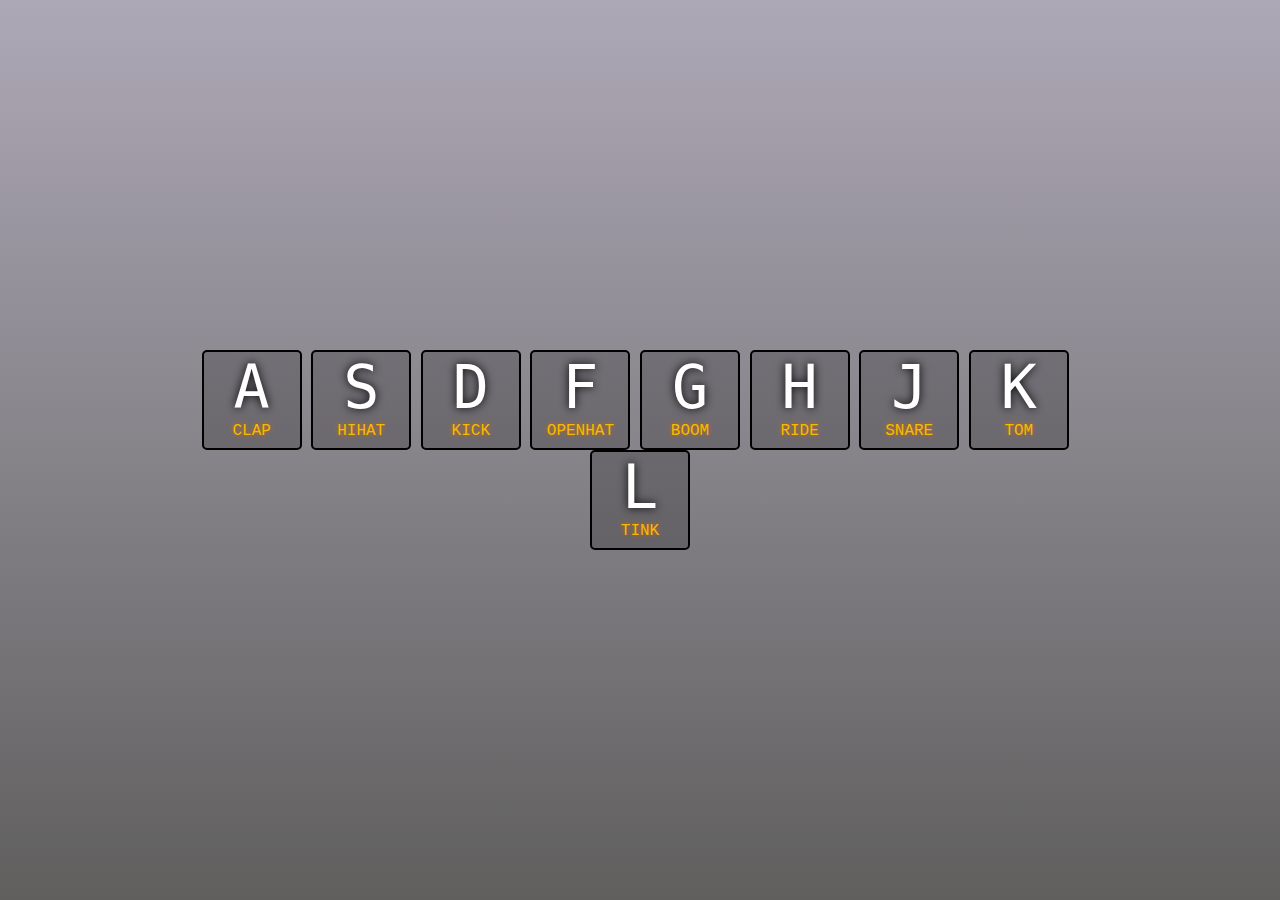
<file: 01-Drum-Kit/index.html>
<!DOCTYPE html>
<html lang="en">
<head>
  <meta charset="UTF-8">
  <meta http-equiv="X-UA-Compatible" content="IE=edge">
  <meta name="viewport" content="width=device-width, initial-scale=1.0">
  <link rel="stylesheet" href="css/style.min.css">
  <title>Day 01 - Drum Kit</title>
</head>
<body>
  
<div class="keys">
  <div class="key" data-key="65">
    <kbd>a</kbd>
    <span class="sound">clap</span>
  </div>
  <div class="key" data-key="83">
    <kbd>s</kbd>
    <span class="sound">hihat</span>
  </div>
  <div class="key" data-key="68">
    <kbd>d</kbd>
    <span class="sound">kick</span>
  </div>
  <div class="key" data-key="70">
    <kbd>f</kbd>
    <span class="sound">openhat</span>
  </div>
  <div class="key" data-key="71">
    <kbd>g</kbd>
    <span class="sound">boom</span>
  </div>
  <div class="key" data-key="72">
    <kbd>h</kbd>
    <span class="sound">ride</span>
  </div>
  <div class="key" data-key="74">
    <kbd>j</kbd>
    <span class="sound">snare</span>
  </div>
  <div class="key" data-key="75">
    <kbd>k</kbd>
    <span class="sound">tom</span>
  </div>
  <div class="key" data-key="76">
    <kbd>l</kbd>
    <span class="sound">tink</span>
  </div>
</div>

<audio src="sound/clap.wav" data-key="65"></audio>
<audio src="sound/hihat.wav" data-key="83"></audio>
<audio src="sound/kick.wav" data-key="68"></audio>
<audio src="sound/openhat.wav" data-key="70"></audio>
<audio src="sound/boom.wav" data-key="71"></audio>
<audio src="sound/ride.wav" data-key="72"></audio>
<audio src="sound/snare.wav" data-key="74"></audio>
<audio src="sound/tom.wav" data-key="75"></audio>
<audio src="sound/tink.wav" data-key="76"></audio>


<script src="js/app.js"></script>
</body>
</html>
</file>
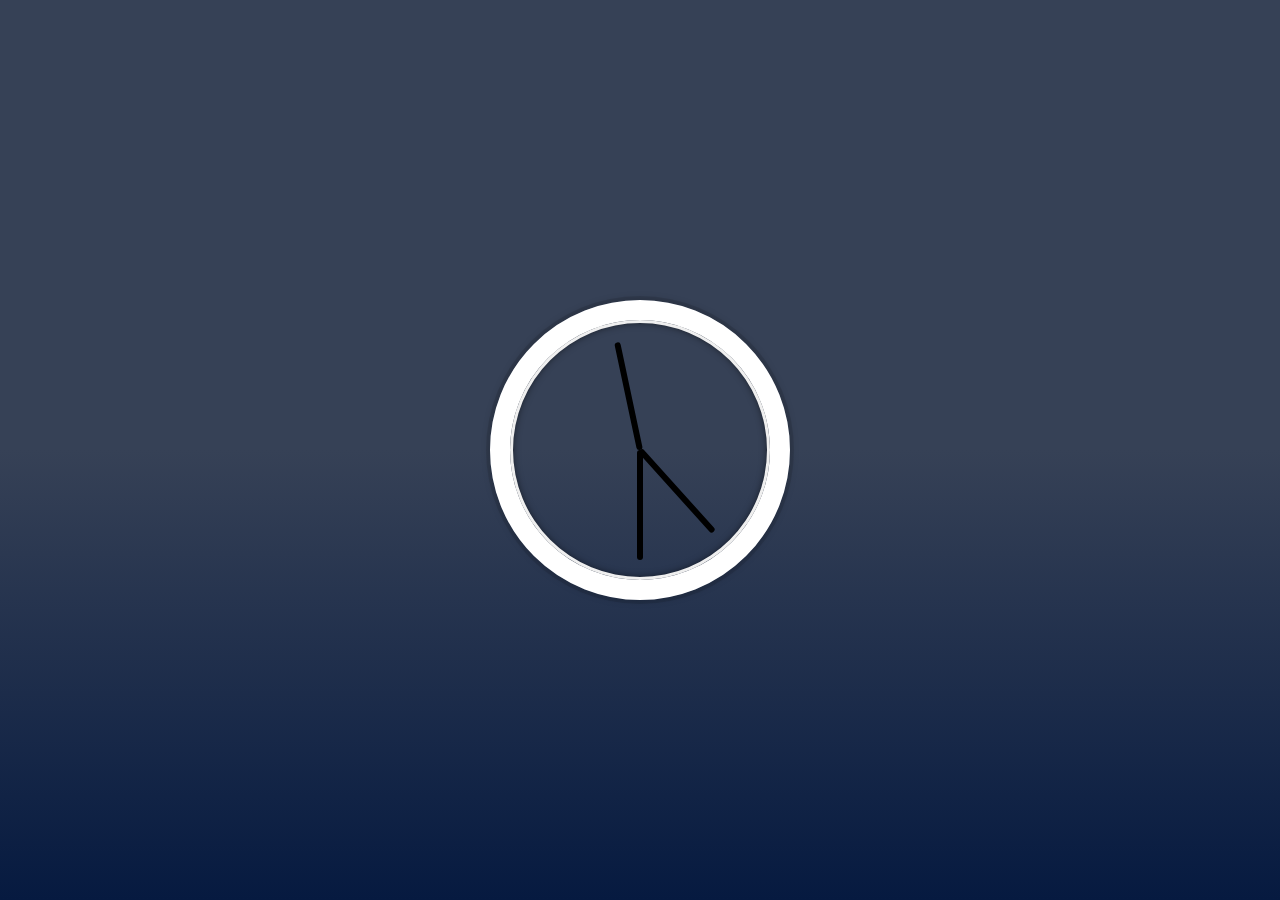
<file: 02-CSS-JS-Clock/index.html>
<!DOCTYPE html>
<html lang="en">

<head>
  <meta charset="UTF-8">
  <meta http-equiv="X-UA-Compatible" content="IE=edge">
  <meta name="viewport" content="width=device-width, initial-scale=1.0">
  <link rel="stylesheet" href="css/style.min.css">
  <title>Day 02 - CSS + JS Clock</title>
</head>

<body>

  <div class="clock">
    <div class="clock-face">
      <div class="hand hour-hand"></div>
      <div class="hand min-hand"></div>
      <div class="hand second-hand"></div>
    </div>
  </div>

  <script src="js/app.js"></script>
</body>

</html>
</file>
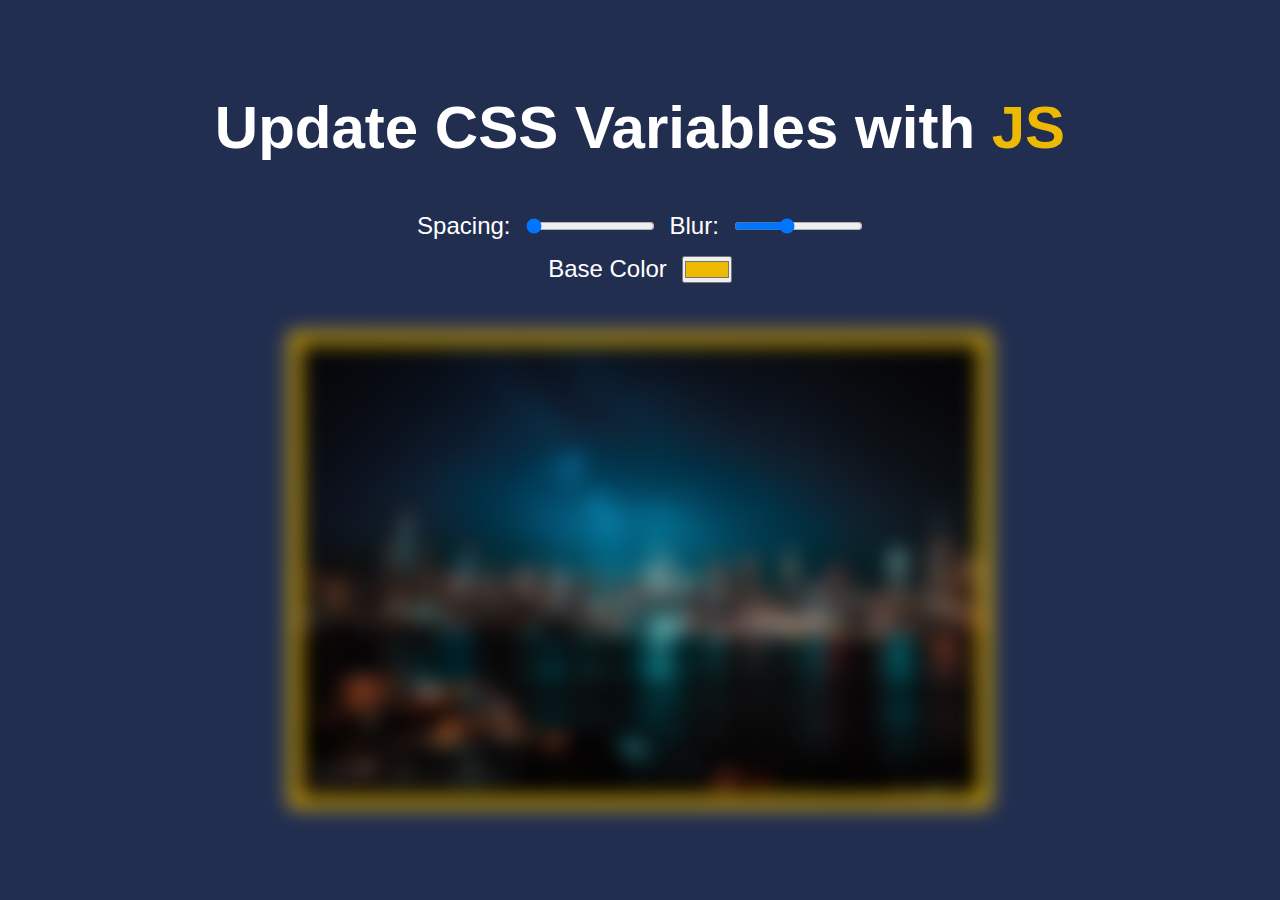
<file: 03-CSS-variables/index.html>
<!DOCTYPE html>
<html lang="en">

<head>
  <meta charset="UTF-8">
  <meta http-equiv="X-UA-Compatible" content="IE=edge">
  <meta name="viewport" content="width=device-width, initial-scale=1.0">
  <link rel="stylesheet" href="css/style.min.css">
  <title>Day 03 - CSS Variables</title>
</head>

<body>

  <h1>Update CSS Variables with <span>JS</span></h1>

  <div class="controls">
    <label for="spacing">Spacing:</label>
    <input id="spacing" type="range" name="spacing" min="10" max="200" value="10" data-sizing="px">

    <label for="blur">Blur:</label>
    <input id="blur" type="range" name="blur" min="0" max="25" value="10" data-sizing="px">

    <label for="base">Base Color</label>
    <input id="base" type="color" name="base" value="#eeb902">
  </div>

  <img src="img/04.jpg" alt="image">

  <script src="js/app.js"></script>
</body>

</html>
</file>
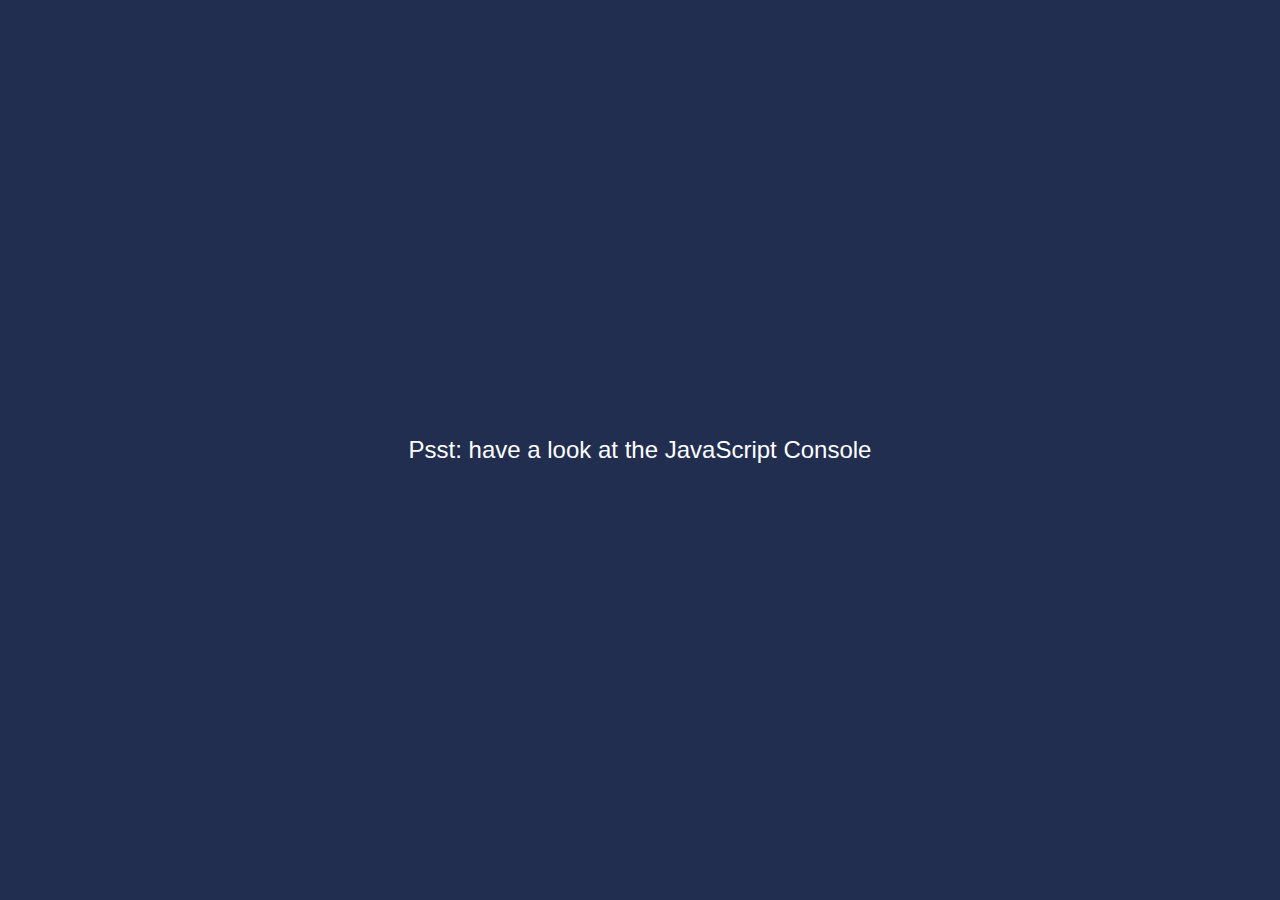
<file: 04-Array-cardio-day-1/index.html>
<!DOCTYPE html>
<html lang="en">

<head>
  <meta charset="UTF-8">
  <meta http-equiv="X-UA-Compatible" content="IE=edge">
  <meta name="viewport" content="width=device-width, initial-scale=1.0">
  <link rel="stylesheet" href="css/style.min.css">
  <title>Day 04 - Array Cardio Day 1</title>
</head>

<body>

  <p>Psst: have a look at the JavaScript Console</p>

  <script src="js/app.js"></script>
</body>

</html>
</file>
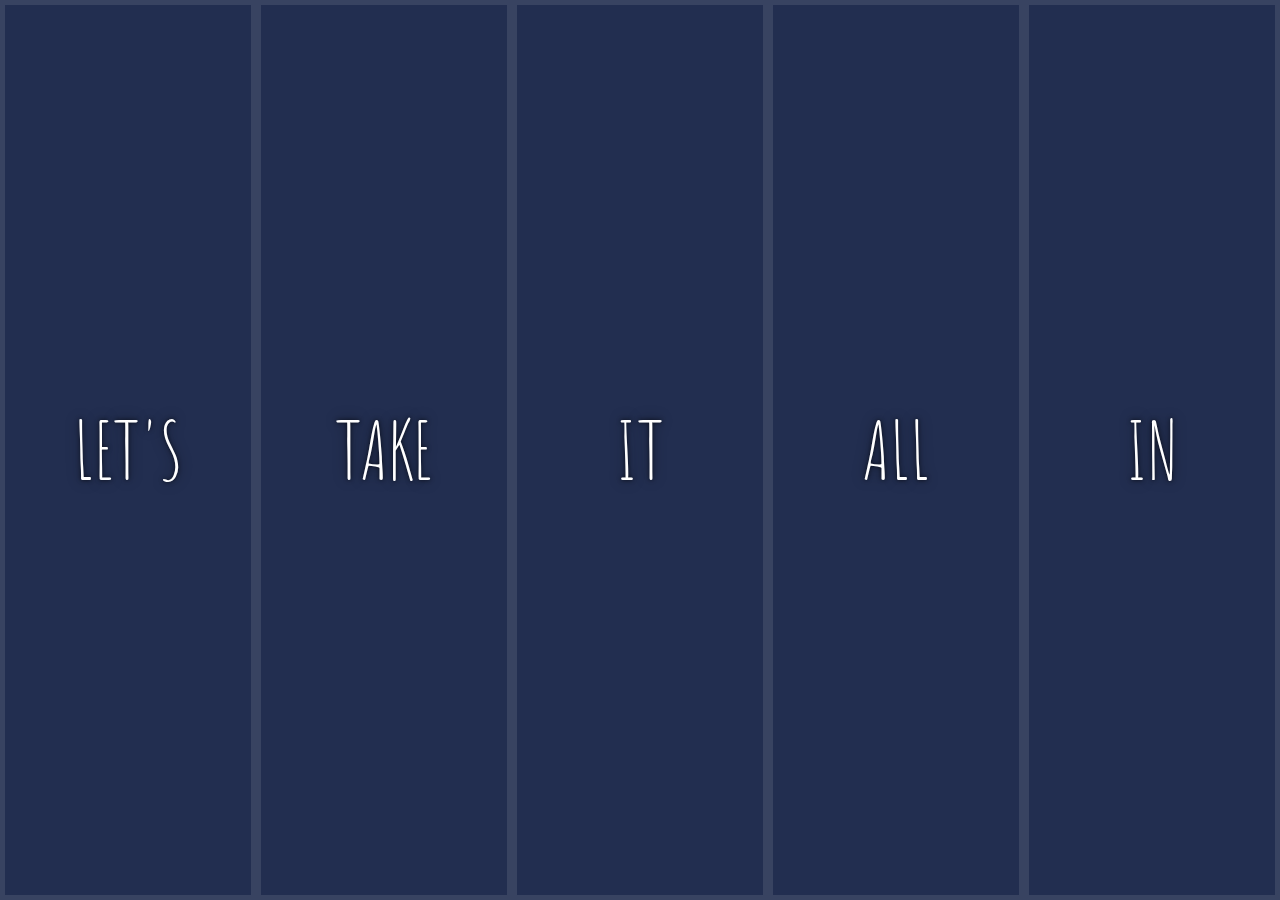
<file: 05-Flex-Panels-Gallery/index.html>
<!DOCTYPE html>
<html lang="en">

<head>
  <meta charset="UTF-8">
  <meta http-equiv="X-UA-Compatible" content="IE=edge">
  <meta name="viewport" content="width=device-width, initial-scale=1.0">
  <link href='https://fonts.googleapis.com/css?family=Amatic+SC' rel='stylesheet' type='text/css'>
  <link rel="stylesheet" href="css/style.min.css">
  <title>Day 05 - Flex Panels Gallery</title>
</head>

<body>

  <div class="panels">
    <div class="panel panel1">
      <p>Hey</p>
      <p>Let's</p>
      <p>Dance</p>
    </div>
    <div class="panel panel2">
      <p>Give</p>
      <p>Take</p>
      <p>Receive</p>
    </div>
    <div class="panel panel3">
      <p>Experience</p>
      <p>It</p>
      <p>Today</p>
    </div>
    <div class="panel panel4">
      <p>Give</p>
      <p>All</p>
      <p>You can</p>
    </div>
    <div class="panel panel5">
      <p>Life</p>
      <p>In</p>
      <p>Motion</p>
    </div>
  </div>

  <script src="js/app.js"></script>
</body>

</html>
</file>
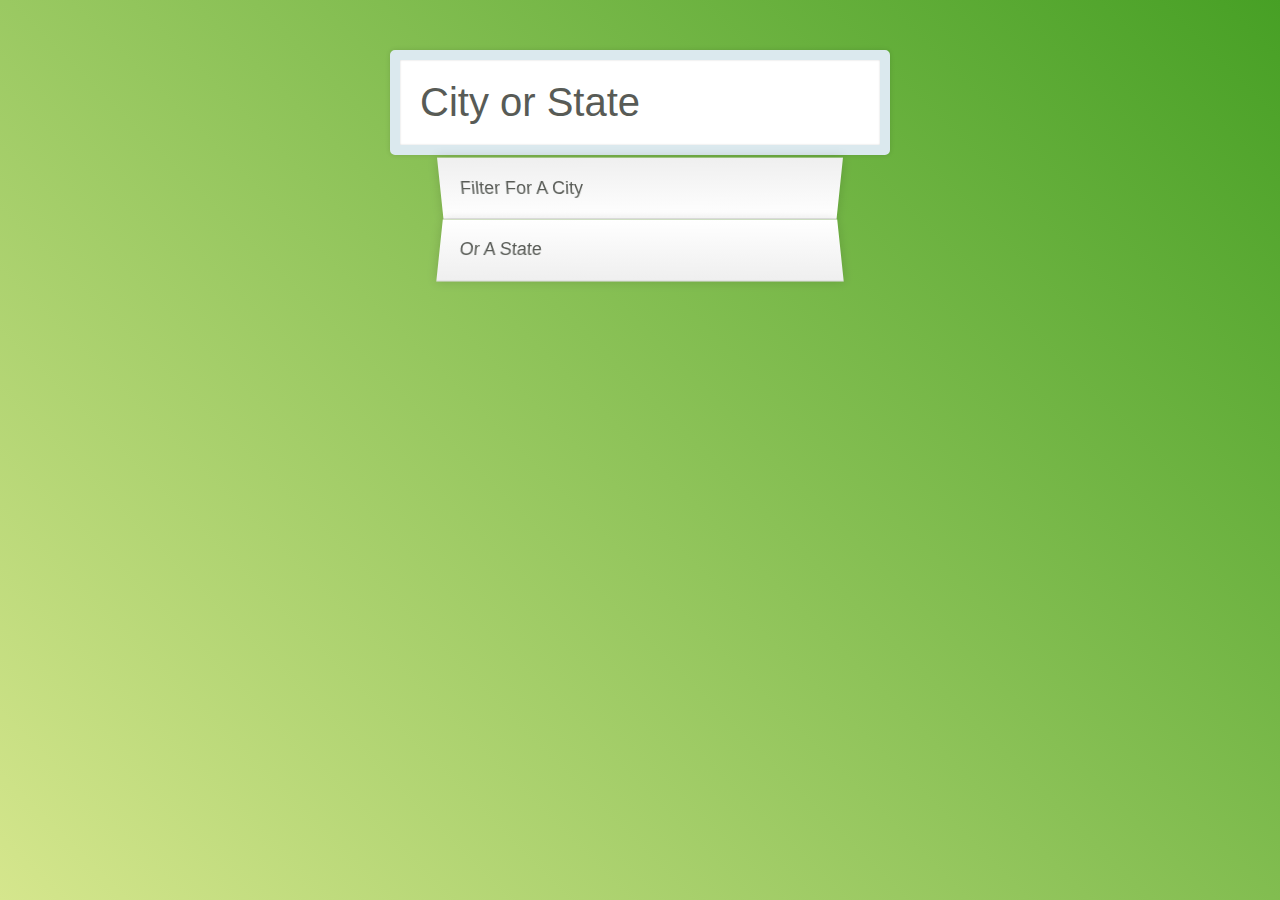
<file: 06-Type-ahead/index.html>
<!DOCTYPE html>
<html lang="en">

<head>
  <meta charset="UTF-8">
  <meta http-equiv="X-UA-Compatible" content="IE=edge">
  <meta name="viewport" content="width=device-width, initial-scale=1.0">
  <link rel="stylesheet" href="css/style.min.css">
  <title>Day 06 - Type Ahead</title>
</head>

<body>

  <form class="search-form">
    <input type="text" class="search" placeholder="City or State">
    <ul class="suggestions">
      <li>Filter for a city</li>
      <li>or a state</li>
    </ul>
  </form>

  <script src="js/app.js"></script>
</body>

</html>
</file>
<file: 01-Drum-Kit/css/style.min.css>
*,*::before,*::after{-webkit-box-sizing:border-box;box-sizing:border-box}body{margin:0;padding:0;display:-webkit-box;display:-ms-flexbox;display:flex;-webkit-box-orient:vertical;-webkit-box-direction:normal;-ms-flex-flow:column nowrap;flex-flow:column nowrap;-webkit-box-align:center;-ms-flex-align:center;align-items:center;-webkit-box-pack:center;-ms-flex-pack:center;justify-content:center;min-height:100vh;color:#fff;font-size:16px;font-family:"Courier", monospace;background:-webkit-gradient(linear, left top, left bottom, from(#ada8b6), to(#605f5e));background:linear-gradient(#ada8b6, #605f5e)}body .keys{max-width:75%;width:100%;display:-webkit-box;display:-ms-flexbox;display:flex;-webkit-box-orient:horizontal;-webkit-box-direction:normal;-ms-flex-flow:row wrap;flex-flow:row wrap;-webkit-box-align:center;-ms-flex-align:center;align-items:center;-webkit-box-pack:center;-ms-flex-pack:center;justify-content:center}body .keys .key{min-width:100px;min-height:100px;display:-webkit-box;display:-ms-flexbox;display:flex;-webkit-box-orient:vertical;-webkit-box-direction:normal;-ms-flex-flow:column nowrap;flex-flow:column nowrap;text-align:center;background-color:rgba(0,0,0,0.2);border:2px solid #000;border-radius:5px;-webkit-transition:-webkit-transform .05s ease-in-out;transition:-webkit-transform .05s ease-in-out;transition:transform .05s ease-in-out;transition:transform .05s ease-in-out, -webkit-transform .05s ease-in-out}body .keys .key:not(:last-child){margin-right:1%}body .keys .key.playing{-webkit-transform:scale(1.1);transform:scale(1.1);-webkit-box-shadow:0px 0px 5px 2px #F5BB00;box-shadow:0px 0px 5px 2px #F5BB00;border-color:#F5BB00}body .keys .key kbd{text-transform:uppercase;font-size:60px;text-shadow:0px 0px 10px #000}body .keys .key span{text-transform:uppercase;color:#F5BB00;text-shadow:0px 0px 5px #D76A03}
/*# sourceMappingURL=style.min.css.map */
</file>
<file: 02-CSS-JS-Clock/css/style.min.css>
*,*::before,*::after{-webkit-box-sizing:border-box;box-sizing:border-box}body{margin:0;padding:0;display:-webkit-box;display:-ms-flexbox;display:flex;-webkit-box-orient:vertical;-webkit-box-direction:normal;-ms-flex-flow:column nowrap;flex-flow:column nowrap;-webkit-box-align:center;-ms-flex-align:center;align-items:center;-webkit-box-pack:center;-ms-flex-pack:center;justify-content:center;min-height:100vh;color:#fff;font-size:10px;background-image:-webkit-gradient(linear, left top, left bottom, color-stop(50%, #364156), to(#061a40));background-image:linear-gradient(#364156 50%, #061a40)}body .clock{width:30em;height:30em;border:20px solid #fff;border-radius:50%;padding:2em;-webkit-box-shadow:0 0 0 4px rgba(0,0,0,0.1),inset 0 0 0 3px #efefef,inset 0 0 10px black,0 0 10px rgba(0,0,0,0.2);box-shadow:0 0 0 4px rgba(0,0,0,0.1),inset 0 0 0 3px #efefef,inset 0 0 10px black,0 0 10px rgba(0,0,0,0.2)}body .clock-face{position:relative;width:100%;height:100%;-webkit-transform:translateY(-3px);transform:translateY(-3px)}body .clock-face .hand{width:50%;height:6px;background-color:#000;position:absolute;top:50%;-webkit-transform:rotate(90deg);transform:rotate(90deg);-webkit-transform-origin:100% 50%;transform-origin:100% 50%;border-radius:5px}
/*# sourceMappingURL=style.min.css.map */
</file>
<file: 03-CSS-variables/css/style.min.css>
*,*::before,*::after{margin:0;padding:0;-webkit-box-sizing:border-box;box-sizing:border-box}:root{--base: #eeb902;--spacing: 10px;--blur: 10px}body{margin:0;padding:0;display:-webkit-box;display:-ms-flexbox;display:flex;-webkit-box-orient:vertical;-webkit-box-direction:normal;-ms-flex-flow:column nowrap;flex-flow:column nowrap;-webkit-box-align:center;-ms-flex-align:center;align-items:center;-webkit-box-pack:center;-ms-flex-pack:center;justify-content:center;min-height:100vh;color:#fff;font-size:24px;font-family:Arial, Helvetica, sans-serif;background-color:#222E50}body h1{font-size:60px}body h1 span{color:var(--base)}body .controls{margin-top:50px;display:-webkit-box;display:-ms-flexbox;display:flex;-webkit-box-orient:horizontal;-webkit-box-direction:normal;-ms-flex-flow:row wrap;flex-flow:row wrap;max-width:500px;width:100%;-webkit-box-align:center;-ms-flex-align:center;align-items:center;-webkit-box-pack:center;-ms-flex-pack:center;justify-content:center;gap:15px}body img{padding:var(--spacing);background:var(--base);-webkit-filter:blur(var(--blur));filter:blur(var(--blur));margin-top:50px;max-width:700px;width:100%}
/*# sourceMappingURL=style.min.css.map */
</file>
<file: 04-Array-cardio-day-1/css/style.min.css>
*,*::before,*::after{margin:0;padding:0;-webkit-box-sizing:border-box;box-sizing:border-box}body{margin:0;padding:0;display:-webkit-box;display:-ms-flexbox;display:flex;-webkit-box-orient:vertical;-webkit-box-direction:normal;-ms-flex-flow:column nowrap;flex-flow:column nowrap;-webkit-box-align:center;-ms-flex-align:center;align-items:center;-webkit-box-pack:center;-ms-flex-pack:center;justify-content:center;min-height:100vh;color:#fff;font-size:24px;font-family:Arial, Helvetica, sans-serif;background-color:#222E50}
/*# sourceMappingURL=style.min.css.map */
</file>
<file: 05-Flex-Panels-Gallery/css/style.min.css>
*,*::before,*::after{margin:0;padding:0;-webkit-box-sizing:border-box;box-sizing:border-box}body{margin:0;padding:0;display:-webkit-box;display:-ms-flexbox;display:flex;-webkit-box-orient:vertical;-webkit-box-direction:normal;-ms-flex-flow:column nowrap;flex-flow:column nowrap;-webkit-box-align:center;-ms-flex-align:center;align-items:center;-webkit-box-pack:center;-ms-flex-pack:center;justify-content:center;min-height:100vh;color:#fff;font-family:"helvetica neue";font-size:20px;font-weight:200;background-color:#222e50}body .panels{width:100%;min-height:100vh;overflow:hidden;display:-webkit-box;display:-ms-flexbox;display:flex}body .panels .panel{-webkit-box-shadow:inset 0 0 0 5px rgba(255,255,255,0.1);box-shadow:inset 0 0 0 5px rgba(255,255,255,0.1);color:white;text-align:center;-webkit-box-align:center;-ms-flex-align:center;align-items:center;-webkit-transition:font-size 0.7s cubic-bezier(0.61, -0.19, 0.7, -0.11),background 0.2s,-webkit-box-flex 0.7s cubic-bezier(0.61, -0.19, 0.7, -0.11);transition:font-size 0.7s cubic-bezier(0.61, -0.19, 0.7, -0.11),background 0.2s,-webkit-box-flex 0.7s cubic-bezier(0.61, -0.19, 0.7, -0.11);transition:font-size 0.7s cubic-bezier(0.61, -0.19, 0.7, -0.11),flex 0.7s cubic-bezier(0.61, -0.19, 0.7, -0.11),background 0.2s;transition:font-size 0.7s cubic-bezier(0.61, -0.19, 0.7, -0.11),flex 0.7s cubic-bezier(0.61, -0.19, 0.7, -0.11),background 0.2s,-webkit-box-flex 0.7s cubic-bezier(0.61, -0.19, 0.7, -0.11),-ms-flex 0.7s cubic-bezier(0.61, -0.19, 0.7, -0.11);font-size:20px;font-family:"Amatic SC", cursive;background-size:cover;background-position:center;-webkit-box-flex:1;-ms-flex:1;flex:1;display:-webkit-box;display:-ms-flexbox;display:flex;-webkit-box-pack:center;-ms-flex-pack:center;justify-content:center;align-items:center;-webkit-box-orient:vertical;-webkit-box-direction:normal;-ms-flex-direction:column;flex-direction:column;cursor:pointer}body .panels .panel.panel1{background-image:url("https://source.unsplash.com/gYl-UtwNg_I/1500x1500")}body .panels .panel.panel2{background-image:url("https://source.unsplash.com/rFKUFzjPYiQ/1500x1500")}body .panels .panel.panel3{background-image:url("https://images.unsplash.com/photo-1465188162913-8fb5709d6d57?ixlib=rb-0.3.5&q=80&fm=jpg&crop=faces&cs=tinysrgb&w=1500&h=1500&fit=crop&s=967e8a713a4e395260793fc8c802901d")}body .panels .panel.panel4{background-image:url("https://source.unsplash.com/ITjiVXcwVng/1500x1500")}body .panels .panel.panel5{background-image:url("https://source.unsplash.com/3MNzGlQM7qs/1500x1500")}body .panels .panel *{margin:0;width:100%;-webkit-transition:-webkit-transform 0.5s;transition:-webkit-transform 0.5s;transition:transform 0.5s;transition:transform 0.5s, -webkit-transform 0.5s;display:-webkit-box;display:-ms-flexbox;display:flex;-webkit-box-align:center;-ms-flex-align:center;align-items:center;-webkit-box-pack:center;-ms-flex-pack:center;justify-content:center;-webkit-box-flex:1;-ms-flex:1 0 auto;flex:1 0 auto}body .panels .panel *:first-child{-webkit-transform:translateY(-100%);transform:translateY(-100%)}body .panels .panel *:last-child{-webkit-transform:translateY(100%);transform:translateY(100%)}body .panels .panel p{text-transform:uppercase;text-shadow:0 0 4px rgba(0,0,0,0.72),0 0 14px rgba(0,0,0,0.45);font-size:2em}body .panels .panel p:nth-child(2){font-size:4em}body .panels .panel.open{-webkit-box-flex:3;-ms-flex:3;flex:3;font-size:40px}body .panels .panel.open-active *:first-child,body .panels .panel.open-active *:last-child{-webkit-transform:translateY(0);transform:translateY(0)}
/*# sourceMappingURL=style.min.css.map */
</file>
<file: 06-Type-ahead/css/style.min.css>
*,*::before,*::after{margin:0;padding:0;-webkit-box-sizing:border-box;box-sizing:border-box}body{margin:0;padding:0;display:-webkit-box;display:-ms-flexbox;display:flex;-webkit-box-orient:vertical;-webkit-box-direction:normal;-ms-flex-flow:column nowrap;flex-flow:column nowrap;-webkit-box-align:center;-ms-flex-align:center;align-items:center;min-height:100vh;color:#fff;font-size:24px;font-family:Arial, Helvetica, sans-serif;background-image:linear-gradient(45deg, #d5e68d, #47a025)}body .search-form{margin:50px auto;max-width:500px;width:100%}body .search-form input{width:100%;padding:20px;border-radius:5px}body .search-form input.search{border:10px solid #dbe9ee;font-size:40px;width:100%;-webkit-box-shadow:0 0 5px rgba(0,0,0,0.12),inset 0 0 2px rgba(0,0,0,0.19);box-shadow:0 0 5px rgba(0,0,0,0.12),inset 0 0 2px rgba(0,0,0,0.19)}body .search-form input::-webkit-input-placeholder{font-size:40px;color:#585b56}body .search-form input:-ms-input-placeholder{font-size:40px;color:#585b56}body .search-form input::-ms-input-placeholder{font-size:40px;color:#585b56}body .search-form input::placeholder{font-size:40px;color:#585b56}body .search-form .suggestions{width:100%;margin:0;padding:0;position:relative;display:-webkit-box;display:-ms-flexbox;display:flex;-webkit-box-orient:vertical;-webkit-box-direction:normal;-ms-flex-direction:column;flex-direction:column;-webkit-box-align:center;-ms-flex-align:center;align-items:center;font-size:18px}body .search-form .suggestions li{width:80%;background:#fff;list-style:none;border-bottom:1px solid #d8d8d8;-webkit-box-shadow:0 0 10px rgba(0,0,0,0.14);box-shadow:0 0 10px rgba(0,0,0,0.14);margin:0;padding:20px;-webkit-transition:background 0.2s;transition:background 0.2s;display:-webkit-box;display:-ms-flexbox;display:flex;-webkit-box-align:center;-ms-flex-align:center;align-items:center;-webkit-box-pack:justify;-ms-flex-pack:justify;justify-content:space-between;text-transform:capitalize;color:#585b56}body .search-form .suggestions li:nth-child(even){-webkit-transform:perspective(100px) rotateX(3deg) translateY(2px) scale(1.001);transform:perspective(100px) rotateX(3deg) translateY(2px) scale(1.001);background:-webkit-gradient(linear, left top, left bottom, from(#fff), to(#efefef));background:linear-gradient(to bottom, #fff 0%, #efefef 100%)}body .search-form .suggestions li:nth-child(odd){-webkit-transform:perspective(100px) rotateX(-3deg) translateY(3px);transform:perspective(100px) rotateX(-3deg) translateY(3px);background:-webkit-gradient(linear, left bottom, left top, from(#fff), to(#efefef));background:linear-gradient(to top, #fff 0%, #efefef 100%)}body .search-form .suggestions li span.population{font-size:15px}body .search-form .suggestions li span.name span.highlighted{background-color:#E0CA3C}
/*# sourceMappingURL=style.min.css.map */
</file>
